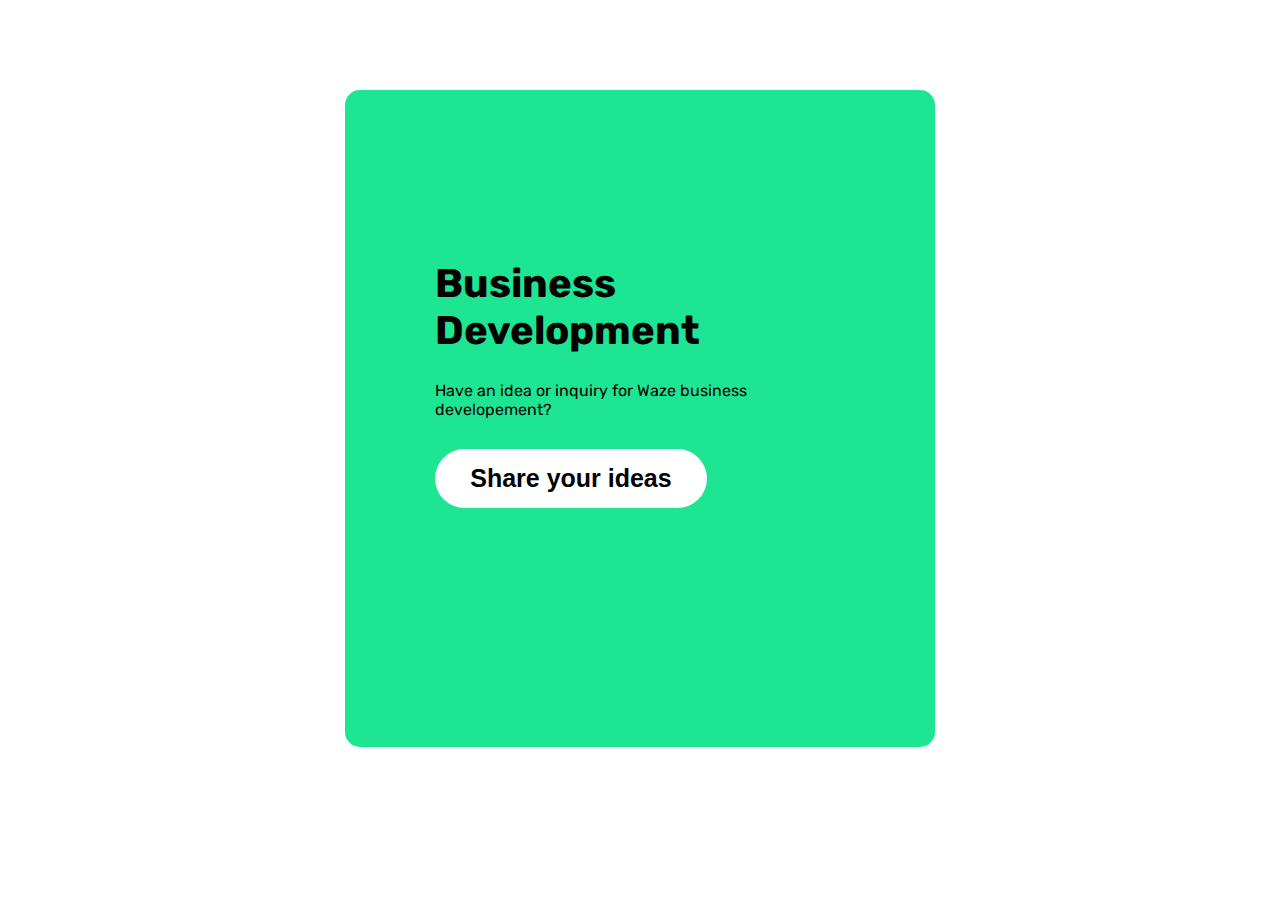
<file: challenge1/index.html>
<!DOCTYPE html>
<html lang="en">
<head>
    <meta charset="UTF-8">
    <meta name="viewport" content="width=device-width, initial-scale=1.0">
    <title>Challenge 1</title>
    <link rel="stylesheet" href="style.css">
</head>
<body>
    <div class="main">
        <h1>Business Development</h1>
        <p>
            Have an idea or inquiry for Waze business developement?
        </p>
        <button>
            Share your ideas
        </button>

    </div>
</body>
</html>
</file>
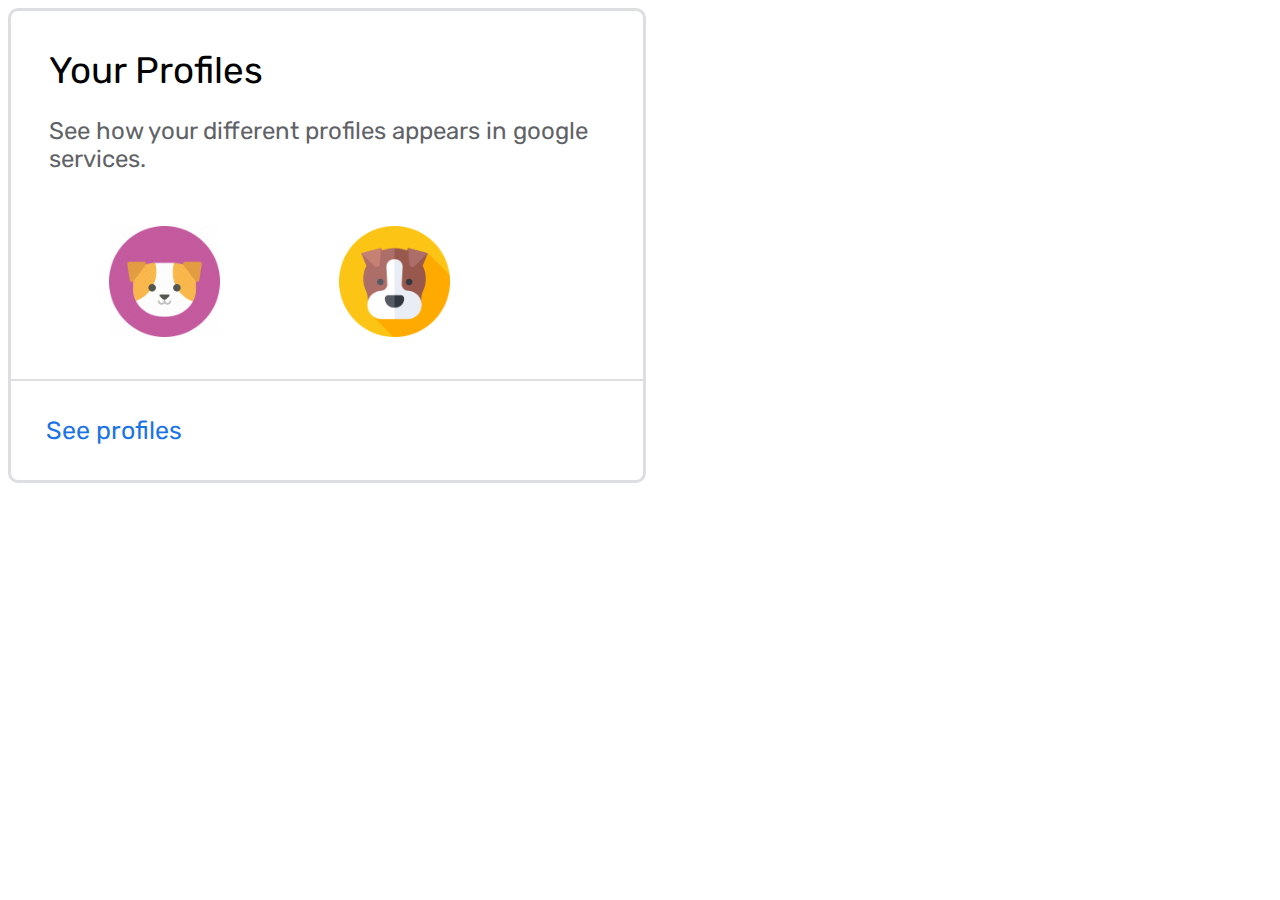
<file: challenge2/index.html>
<!DOCTYPE html>
<html lang="en">
  <head>
    <meta charset="UTF-8" />
    <meta name="viewport" content="width=device-width, initial-scale=1.0" />
    <title>Challenge 2</title>
    <link rel="stylesheet" href="style.css" />
  </head>
  <body>
    <div class="main">
      <div class="upper-info">
        <h1>Your Profiles</h1>
        <p>See how your different profiles appears in google services.</p>
        <div class="images">
          <img src="./assets/images/1009293.png" />
          <img src="./assets/images/4775486.png" />
        </div>
      </div> 

      <div class="footer">
        <a href="#">See profiles</a>
      </div>
    </div>
  </body>
</html>
</file>
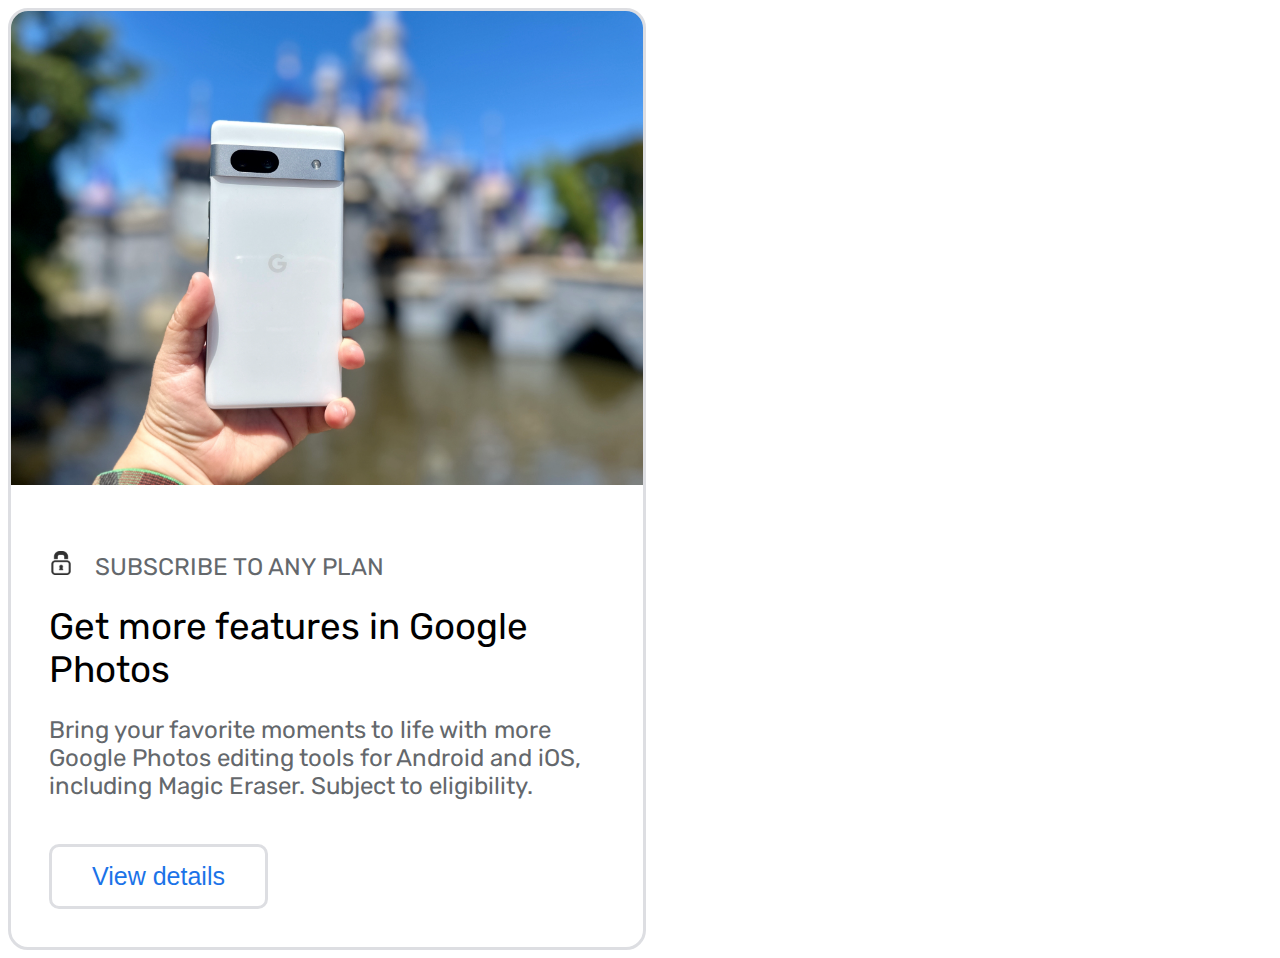
<file: challenge3/index.html>
<!DOCTYPE html>
<html lang="en">
  <head>
    <meta charset="UTF-8" />
    <meta name="viewport" content="width=device-width, initial-scale=1.0" />
    <title>Challenge 3</title>
    <link rel="stylesheet" href="style.css" />
  </head>
  <body>
    <div class="main">
      <img src="./assets/images/google-pixel-7a-snow-disneyland-castle-side-2.webp" />
      <div class="upper-info">
        <p class="subscribe">
          <img src="./assets/images/lock-icon-png-6.jpg"/>SUBSCRIBE TO ANY PLAN
        </p>
        <h1>Get more features in Google Photos</h1>
        <p>
          Bring your favorite moments to life with more Google Photos editing
          tools for Android and iOS, including Magic Eraser. Subject to
          eligibility.
        </p>
        <button>View details</button>
      </div>
    </div>
  </body>
</html>
</file>
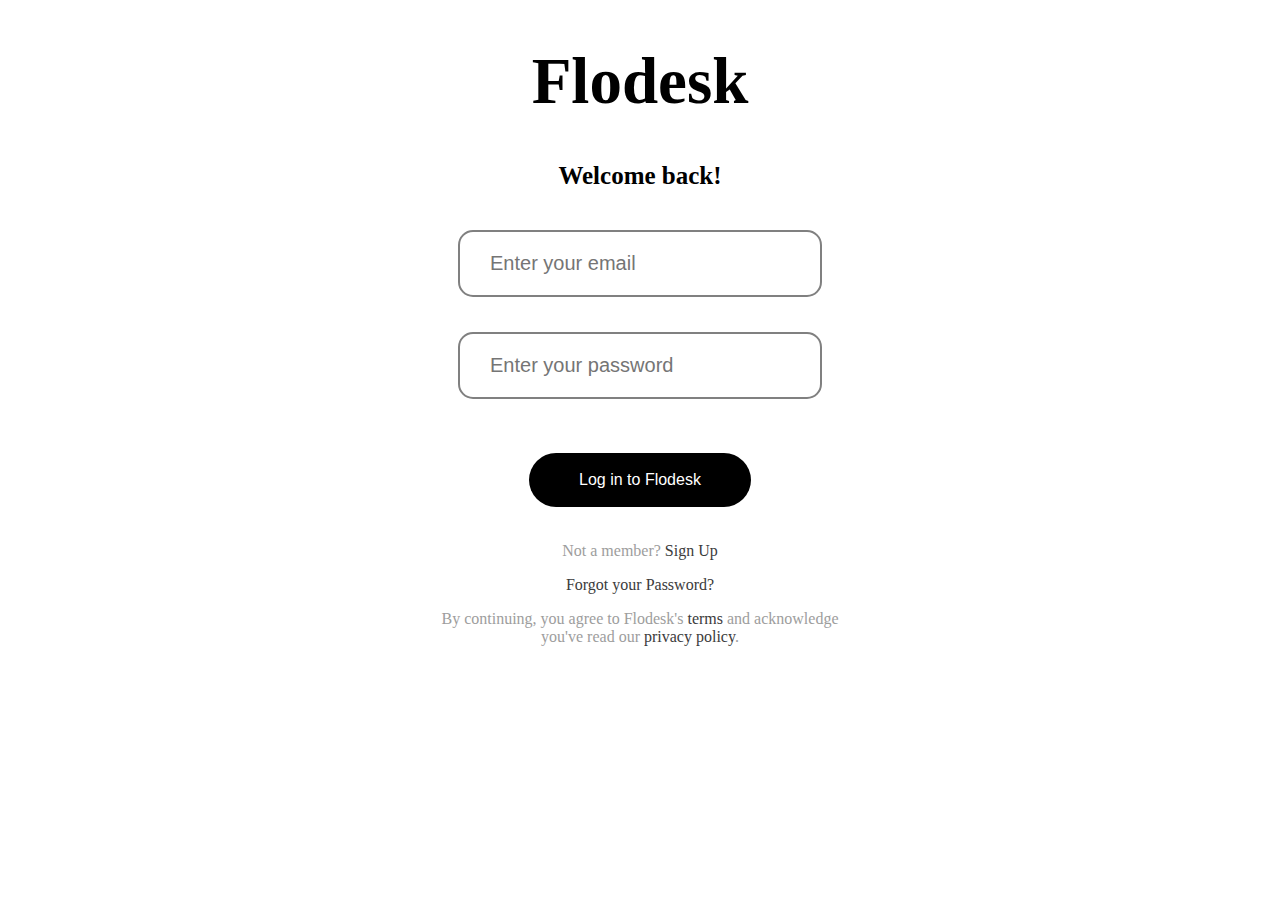
<file: challenge4/index.html>
<!DOCTYPE html>
<html lang="en">
  <head>
    <meta charset="UTF-8" />
    <meta name="viewport" content="width=device-width, initial-scale=1.0" />
    <title>Challenge 4</title>
    <link rel="stylesheet" href="style.css" />
  </head>
  <body>
    <div class="login">
      <h1>Flodesk</h1>
      <h2>Welcome back!</h2>

      <div class="login-container">
        <form action="/login" method="post">
          <div>
            <input
                class="input-field"
              placeholder="Enter your email"
              type="email"
              id="email"
              name="email"
              required
            />
            <br/>
            <input
              class="input-field"  
              placeholder="Enter your password"
              type="password"
              id="password"
              name="password"
              required
            />
          </div>

            <button type="submit">Log in to Flodesk</button>

          <div>
            <p>Not a member? <a href="#">Sign Up</a></p>

            <a href="#">Forgot your Password?</a>
          </div>
        </form>
        <p>
          By continuing, you agree to Flodesk's <a href="#">terms</a> and
          acknowledge you've read our <a href="#">privacy policy</a>.
        </p>
      </div>
    </div>
  </body>
</html>
</file>
<file: challenge1/style.css>
@import url("https://fonts.googleapis.com/css2?family=Montserrat:wght@300;500;600;700;800&family=Rubik:wght@400;600&display=swap");

body {
  font-family: "Montserrat", sans-serif;
  font-family: "Rubik", sans-serif;
  margin: 7% 0;
}

.main {
    margin: auto;
    height: 30vh;
    width: 32vw;
    border-radius: 15px;
    background: rgb(29, 229, 146);
    padding: 16vh 10vh 27vh 10vh;
}

.main h1{
    width: 30vh;
    font-size: 40px;

}

.main p{
    margin-bottom: 30px;
    font-size: 16px;
}

.main button{
    font-size: 25px;
    font-weight: bold;
    padding: 15px 35px;
    background-color: white;
    border: none;
    border-radius: 30px;
}
</file>
<file: challenge2/style.css>
@import url("https://fonts.googleapis.com/css2?family=Montserrat:wght@300;500;600;700;800&family=Noto+Sans:wght@400;500;600&family=Raleway:wght@600&family=Rubik:wght@400;600&display=swap");
body {
  font-family: "Montserrat", sans-serif;
  font-family: "Noto Sans", sans-serif;
  font-family: "Raleway", sans-serif;
  font-family: "Rubik", sans-serif;
}
.main {
    border: 3px solid #dddee2;
  border-radius: 10px;
  width: 50%;
}
.main .upper-info {
    margin: 18px;
    padding: 20px;
    height: fit-content;
}

.main .upper-info h1 {
    margin-top: 0px;
    font-weight: 400;
    font-size: 2.3rem;
}

.main .upper-info p {
    font-size: 1.5rem;
    color: #5f6367;
}

.main .upper-info .images {
    margin-top: 53px;

}

.main .upper-info .images img {
    height: 20%;
    width: 20%;
    margin-right: 15px;
    margin-left: 60px;
    margin-right: 55px;
}

.main .footer {
  border-top: 2px solid #dddee2;
  padding: 35px;
}
.main .footer a {
  text-decoration: none;
  font-size: 25px;
  color: #1b73e8;
}
</file>
<file: challenge3/style.css>
@import url("https://fonts.googleapis.com/css2?family=Montserrat:wght@300;500;600;700;800&family=Noto+Sans:wght@400;500;600&family=Raleway:wght@600&family=Rubik:wght@400;600&display=swap");
body {
  font-family: "Montserrat", sans-serif;
  font-family: "Noto Sans", sans-serif;
  font-family: "Raleway", sans-serif;
  font-family: "Rubik", sans-serif;
}
.main {
  border: 3px solid #dddee2;
  border-radius: 20px;
  width: 50%;
  overflow: hidden;
}

.main img {
  width: 100%;
}
.main .upper-info {
  margin: 18px;
  padding: 20px;
  height: fit-content;
}

.main .upper-info h1 {
  margin-top: 0px;
  font-weight: 400;
  font-size: 2.3rem;
}

.main .upper-info p {
  font-size: 1.5rem;
  color: #64686c;
}

.main .upper-info p img {
  width: 1.5rem;
  margin-right: 22px;
}

.main .upper-info .images {
  margin-top: 53px;
}

.main button {
  margin-top: 20px;
  text-decoration: none;
  font-size: 25px;
  color: #1b73e8;
  padding: 15px 40px;
  background-color: white;
  border-radius: 10px;
  border: 3px solid #dddee2;
}
</file>
<file: challenge4/style.css>
.login {
    width: 400px; 
    margin: auto;
    text-align: center;
}

.login a{
   text-decoration: none;
   color: #3b3b3b;
}

.login p{
   color: #9d9d9d;
}

.login h1{
    font-size: 65px;
}

.login h2{
    font-size: 25px;
    margin-bottom: 40px;
}

.login .login-container form .input-field {
  width: 300px;
  padding: 20px 30px;
  font-size: 20px;
  border-radius: 15px;
  border: 2px solid grey;
  margin-bottom: 35px;
}
.login .login-container form button {
    font-size: 16px;
    font-weight: 400;
    padding: 18px 50px;
    margin: 19px 0;
    background-color: black;
    color: white;
    border: none;
    border-radius: 30px;
}
</file>
